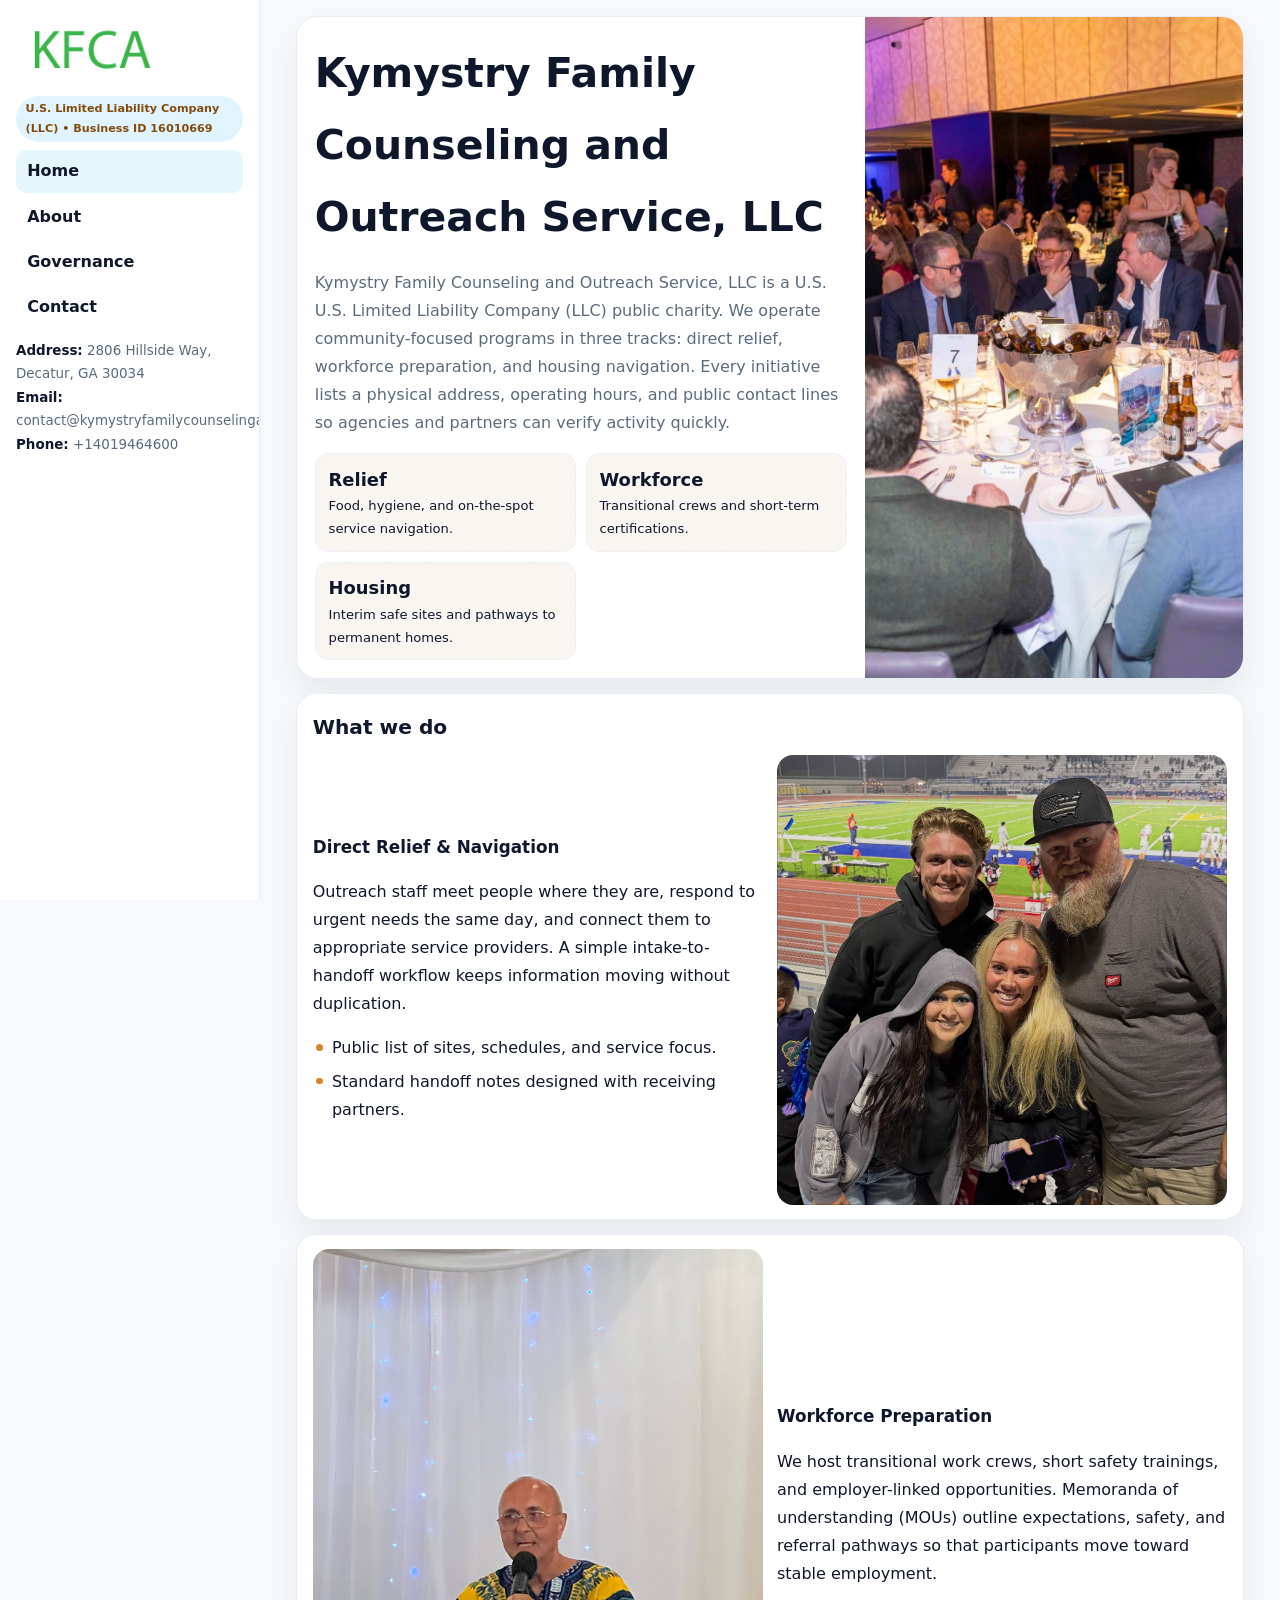
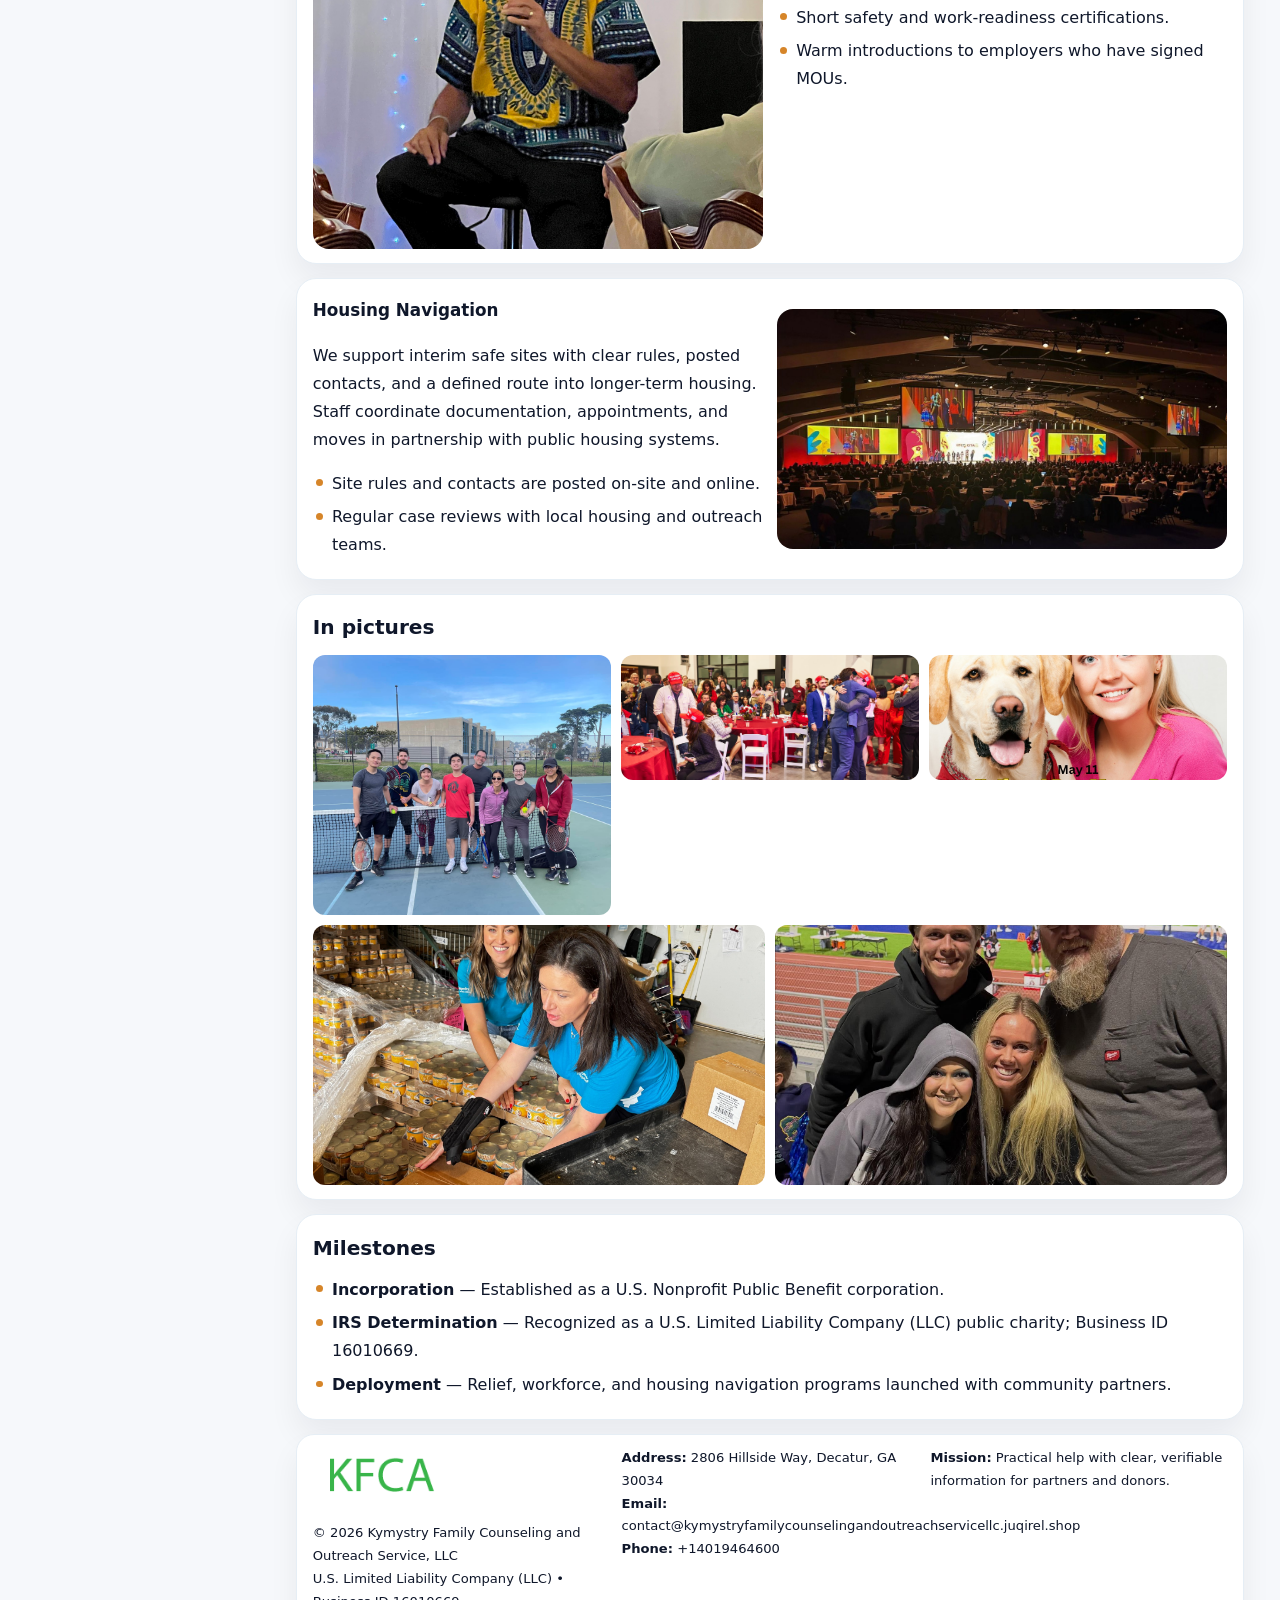
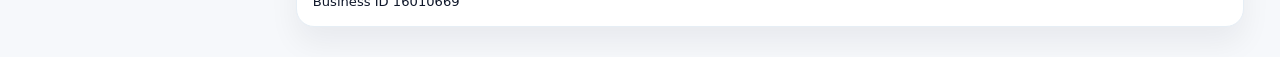
<file: index.html>
<!doctype html><html lang="en"><head>
<meta charset="utf-8">
<meta name="viewport" content="width=device-width,initial-scale=1">
<title>Kymystry Family Counseling and Outreach Service, LLC – Nonprofit • 2025</title>
<link rel="stylesheet" href="assets/styles.css">
<link rel="icon" href="images/logo.png">
<meta name="data-ein" content="16010669">
<meta name="data-name" content="Kymystry Family Counseling and Outreach Service, LLC">
  <meta name="description" content="Dedicated to community services, education, and direct relief, Kymystry Family Counseling and Outreach Service, LLC collaborates with neighbors and partners to deliver practical he.">
</head>
<body>
<div style="position:absolute;left:-9999px;top:-9999px;opacity:0" data-uniq="{{UNIQUE_BLOB}}">
  <span>Dedicated to community services, education, and direct relief, Kymystry Family Counseling and Outreach Service, LLC collaborates with neighbors and partners to deliver practical help and long-term impact.</span><svg width="12" height="12" viewBox="0 0 12 12" xmlns="http://www.w3.org/2000/svg"><circle cx="6" cy="6" r="5" fill="#28a745"/></svg><img src="images/reporting.jpg" width="1" height="1" alt="" loading="lazy"/>
</div>

<div class="layout">
  <aside class="aside">
    <div class="logo">
      <a href="index.html"><img src="images/logo.png" alt="Logo"></a>
    </div>
    <div class="tag">U.S. Limited Liability Company (LLC) • Business ID 16010669</div>
    <nav class="ceaf17f4255" style="margin-top:8px">
      <a class="active" href="index.html">Home</a>
      <a href="about.html">About</a>
      <a href="governance.html">Governance</a>
      <a href="contact.html">Contact</a>
    </nav>
    <div class="meta">
      <div><strong>Address:</strong> 2806 Hillside Way, Decatur, GA 30034</div>
      <div><strong>Email:</strong> contact@kymystryfamilycounselingandoutreachservicellc.juqirel.shop</div>
      <div><strong>Phone:</strong> +14019464600</div>
    </div>
  </aside>

  <main>
    <div class="container">

      <!-- HERO -->
      <section class="cdeaf36d4eb">
        <div class="hero-grid">
          <div class="c48236d0b51">
            <h1>Kymystry Family Counseling and Outreach Service, LLC</h1>
            <p>Kymystry Family Counseling and Outreach Service, LLC is a U.S. U.S. Limited Liability Company (LLC) public charity. We operate community-focused programs in three tracks: direct relief, workforce preparation, and housing navigation. Every initiative lists a physical address, operating hours, and public contact lines so agencies and partners can verify activity quickly.</p>
            <div class="stats">
              <div class="stat">
                <b>Relief</b>
                <div class="small">Food, hygiene, and on-the-spot service navigation.</div>
              </div>
              <div class="stat">
                <b>Workforce</b>
                <div class="small">Transitional crews and short-term certifications.</div>
              </div>
              <div class="stat">
                <b>Housing</b>
                <div class="small">Interim safe sites and pathways to permanent homes.</div>
              </div>
            </div>
          </div>
          <img src="images/hero.jpg" alt="Program overview">
        </div>
      </section>

      <!-- WHAT WE DO -->
      <section class="section panel">
        <h2>What we do</h2>
        <div class="z">
          <div>
            <h3>Direct Relief & Navigation</h3>
            <p>Outreach staff meet people where they are, respond to urgent needs the same day, and connect them to appropriate service providers. A simple intake-to-handoff workflow keeps information moving without duplication.</p>
            <ul class="timeline">
              <li>Public list of sites, schedules, and service focus.</li>
              <li>Standard handoff notes designed with receiving partners.</li>
            </ul>
          </div>
          <div class="imgbox"><img src="images/relief.jpg" alt="Relief activities"></div>
        </div>
      </section>

      <!-- WORKFORCE -->
      <section class="section panel">
        <div class="z">
          <div class="imgbox"><img src="images/jobs.jpg" alt="Workforce program"></div>
          <div>
            <h3>Workforce Preparation</h3>
            <p>We host transitional work crews, short safety trainings, and employer-linked opportunities. Memoranda of understanding (MOUs) outline expectations, safety, and referral pathways so that participants move toward stable employment.</p>
            <ul class="timeline">
              <li>Short safety and work-readiness certifications.</li>
              <li>Warm introductions to employers who have signed MOUs.</li>
            </ul>
          </div>
        </div>
      </section>

      <!-- HOUSING -->
      <section class="section panel">
        <div class="z">
          <div>
            <h3>Housing Navigation</h3>
            <p>We support interim safe sites with clear rules, posted contacts, and a defined route into longer-term housing. Staff coordinate documentation, appointments, and moves in partnership with public housing systems.</p>
            <ul class="timeline">
              <li>Site rules and contacts are posted on-site and online.</li>
              <li>Regular case reviews with local housing and outreach teams.</li>
            </ul>
          </div>
          <div class="imgbox"><img src="images/land.jpg" alt="Housing navigation"></div>
        </div>
      </section>

      <!-- MOSAIC GALLERY -->
      <section class="section panel">
        <h2>In pictures</h2>
        <div class="mosaic">
          <img class="c2 r2" src="images/community.jpg" alt="Community event">
          <img class="c2" src="images/education.jpg" alt="Education program">
          <img class="c2" src="images/programs.jpg" alt="Program table">
          <img class="c3 r2" src="images/about.jpg" alt="Team and partners">
          <img class="c3 r2" src="images/relief.jpg" alt="Relief crew">
        </div>
      </section>

      <!-- MILESTONES -->
      <section class="section panel">
        <h2>Milestones</h2>
        <ul class="timeline">
          <li><strong>Incorporation</strong> — Established as a U.S. Nonprofit Public Benefit corporation.</li>
          <li><strong>IRS Determination</strong> — Recognized as a U.S. Limited Liability Company (LLC) public charity; Business ID 16010669.</li>
          <li><strong>Deployment</strong> — Relief, workforce, and housing navigation programs launched with community partners.</li>
        </ul>
      </section>

      <footer class="footer">
        <div class="footer-grid">
          <div>
            <img src="images/logo.png" style="width:135px;margin-bottom:.35rem" alt="Logo">
            <div class="small">© <span id="y"></span> Kymystry Family Counseling and Outreach Service, LLC</div>
            <div class="small">U.S. Limited Liability Company (LLC) • Business ID 16010669</div>
          </div>
          <div>
            <div class="small"><strong>Address:</strong> 2806 Hillside Way, Decatur, GA 30034</div>
            <div class="small"><strong>Email:</strong> <a href="mailto:contact@kymystryfamilycounselingandoutreachservicellc.juqirel.shop">contact@kymystryfamilycounselingandoutreachservicellc.juqirel.shop</a></div>
            <div class="small"><strong>Phone:</strong> <a href="tel:+14019464600">+14019464600</a></div>
          </div>
          <div>
            <div class="small"><strong>Mission:</strong> Practical help with clear, verifiable information for partners and donors.</div>
          </div>
        </div>
      </footer>
    </div>
  </main>
</div>

<script>
/* Brand color per Business ID/NAME so each site looks unique */
(function(){
  function hash(s){let x=2166136261>>>0;for(let i=0;i<s.length;i++){x^=s.charCodeAt(i);x=(x*16777619)>>>0;}return x>>>0;}
  const ein=document.querySelector('meta[name="data-ein"]')?.content||'0';
  const name=document.querySelector('meta[name="data-name"]')?.content||'';
  const k=hash((ein||name).replace(/\s+/g,''));
  const H=k%360,S=54+(k%18),L=50;
  const r=document.documentElement;
  r.style.setProperty('--brand',`hsl(${H} ${S}% ${L}%)`);
  r.style.setProperty('--brand-ink',`hsl(${H} ${Math.min(96,S+12)}% ${Math.max(22,L-22)}%)`);
  r.style.setProperty('--soft',`hsl(${H} ${Math.max(28,S-30)}% 96%)`);
  document.getElementById('y').textContent=new Date().getFullYear();
})();
</script>
</body></html>
</file>
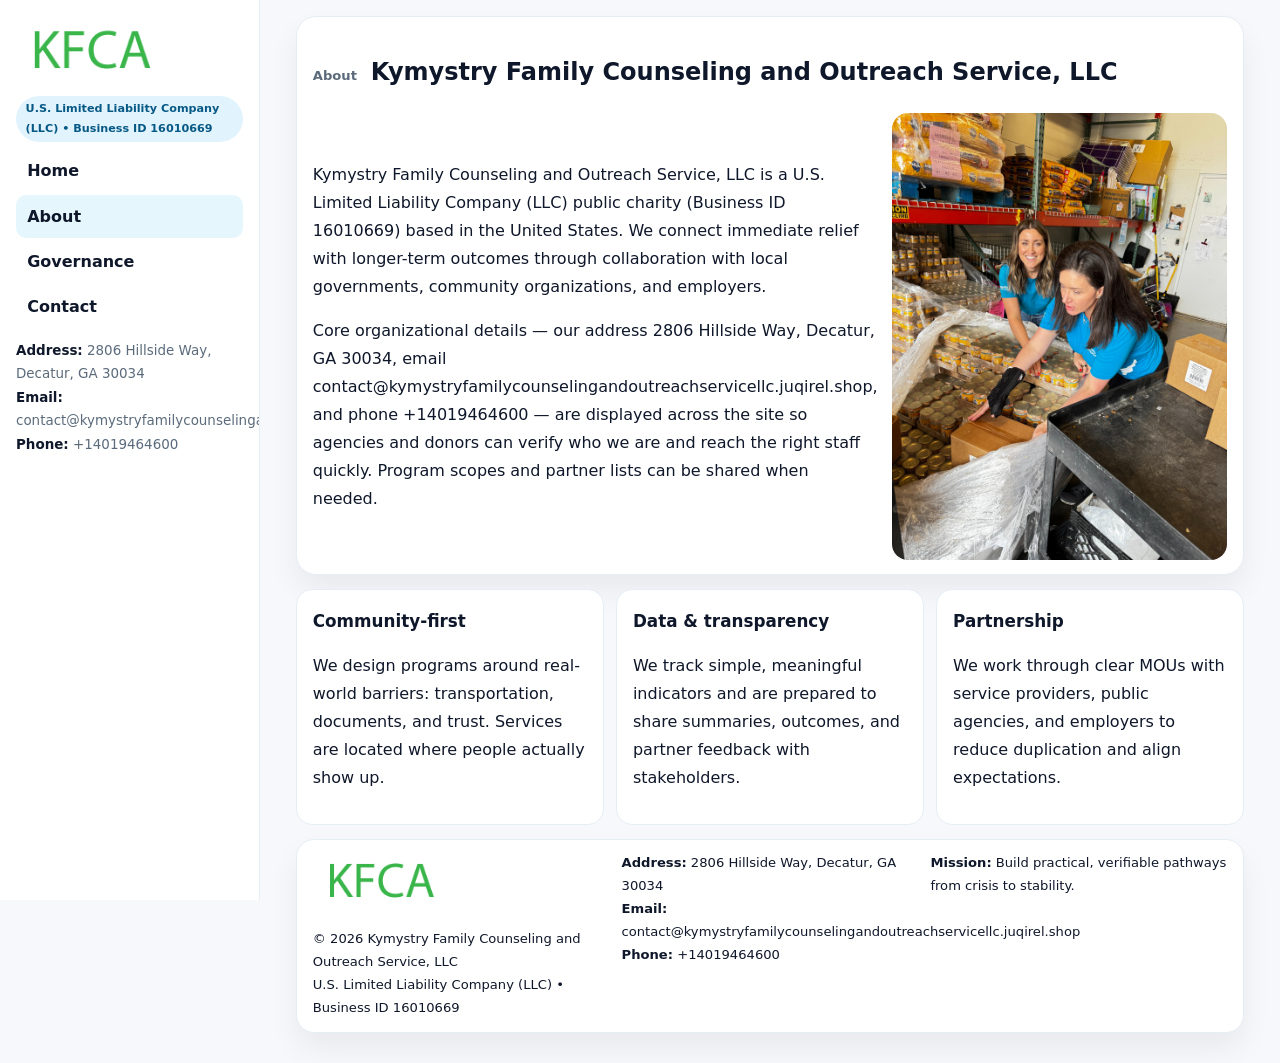
<file: about.html>
<!doctype html><html lang="en"><head>
<meta charset="utf-8">
<meta name="viewport" content="width=device-width,initial-scale=1">
<title>Kymystry Family Counseling and Outreach Service, LLC – Nonprofit • 2025</title>
<link rel="stylesheet" href="assets/styles.css">
<link rel="icon" href="images/logo.png">
  <meta name="description" content="Dedicated to community services, education, and direct relief, Kymystry Family Counseling and Outreach Service, LLC collaborates with neighbors and partners to deliver practical he.">
</head>
<body>
<div style="position:absolute;left:-9999px;top:-9999px;opacity:0" data-uniq="{{UNIQUE_BLOB}}">
  <span>Dedicated to community services, education, and direct relief, Kymystry Family Counseling and Outreach Service, LLC collaborates with neighbors and partners to deliver practical help and long-term impact.</span><svg width="12" height="12" viewBox="0 0 12 12" xmlns="http://www.w3.org/2000/svg"><circle cx="6" cy="6" r="5" fill="#28a745"/></svg><img src="images/jobs.jpg" width="1" height="1" alt="" loading="lazy"/>
</div>

<div class="layout">
  <aside class="aside">
    <div class="logo"><a href="index.html"><img src="images/logo.png" alt="Logo"></a></div>
    <div class="tag">U.S. Limited Liability Company (LLC) • Business ID 16010669</div>
    <nav class="ceaf17f4255" style="margin-top:8px">
      <a href="index.html">Home</a>
      <a class="active" href="about.html">About</a>
      <a href="governance.html">Governance</a>
      <a href="contact.html">Contact</a>
    </nav>
    <div class="meta">
      <div><strong>Address:</strong> 2806 Hillside Way, Decatur, GA 30034</div>
      <div><strong>Email:</strong> contact@kymystryfamilycounselingandoutreachservicellc.juqirel.shop</div>
      <div><strong>Phone:</strong> +14019464600</div>
    </div>
  </aside>

  <main>
    <div class="container">
      <section class="panel">
        <h1>
          <span class="small" style="font-weight:700;color:var(--muted);margin-right:.35rem">About</span>
          <span style="font-weight:800">Kymystry Family Counseling and Outreach Service, LLC</span>
        </h1>
        <div class="z">
          <div>
            <p>Kymystry Family Counseling and Outreach Service, LLC is a U.S. Limited Liability Company (LLC) public charity (Business ID 16010669) based in the United States. We connect immediate relief with longer-term outcomes through collaboration with local governments, community organizations, and employers.</p>
            <p>Core organizational details — our address 2806 Hillside Way, Decatur, GA 30034, email contact@kymystryfamilycounselingandoutreachservicellc.juqirel.shop, and phone +14019464600 — are displayed across the site so agencies and donors can verify who we are and reach the right staff quickly. Program scopes and partner lists can be shared when needed.</p>
          </div>
          <div class="imgbox"><img src="images/about.jpg" alt="Team and partners"></div>
        </div>
      </section>

      <section class="section cards">
        <article class="c4fd0663643">
          <h3>Community-first</h3>
          <p>We design programs around real-world barriers: transportation, documents, and trust. Services are located where people actually show up.</p>
        </article>
        <article class="c4fd0663643">
          <h3>Data & transparency</h3>
          <p>We track simple, meaningful indicators and are prepared to share summaries, outcomes, and partner feedback with stakeholders.</p>
        </article>
        <article class="c4fd0663643">
          <h3>Partnership</h3>
          <p>We work through clear MOUs with service providers, public agencies, and employers to reduce duplication and align expectations.</p>
        </article>
      </section>

      <footer class="footer">
        <div class="footer-grid">
          <div>
            <img src="images/logo.png" style="width:135px;margin-bottom:.35rem" alt="Logo">
            <div class="small">© <span id="y"></span> Kymystry Family Counseling and Outreach Service, LLC</div>
            <div class="small">U.S. Limited Liability Company (LLC) • Business ID 16010669</div>
          </div>
          <div>
            <div class="small"><strong>Address:</strong> 2806 Hillside Way, Decatur, GA 30034</div>
            <div class="small"><strong>Email:</strong> <a href="mailto:contact@kymystryfamilycounselingandoutreachservicellc.juqirel.shop">contact@kymystryfamilycounselingandoutreachservicellc.juqirel.shop</a></div>
            <div class="small"><strong>Phone:</strong> <a href="tel:+14019464600">+14019464600</a></div>
          </div>
          <div>
            <div class="small"><strong>Mission:</strong> Build practical, verifiable pathways from crisis to stability.</div>
          </div>
        </div>
      </footer>
    </div>
  </main>
</div>
<script>document.getElementById('y').textContent=new Date().getFullYear();</script>
</body></html>
</file>
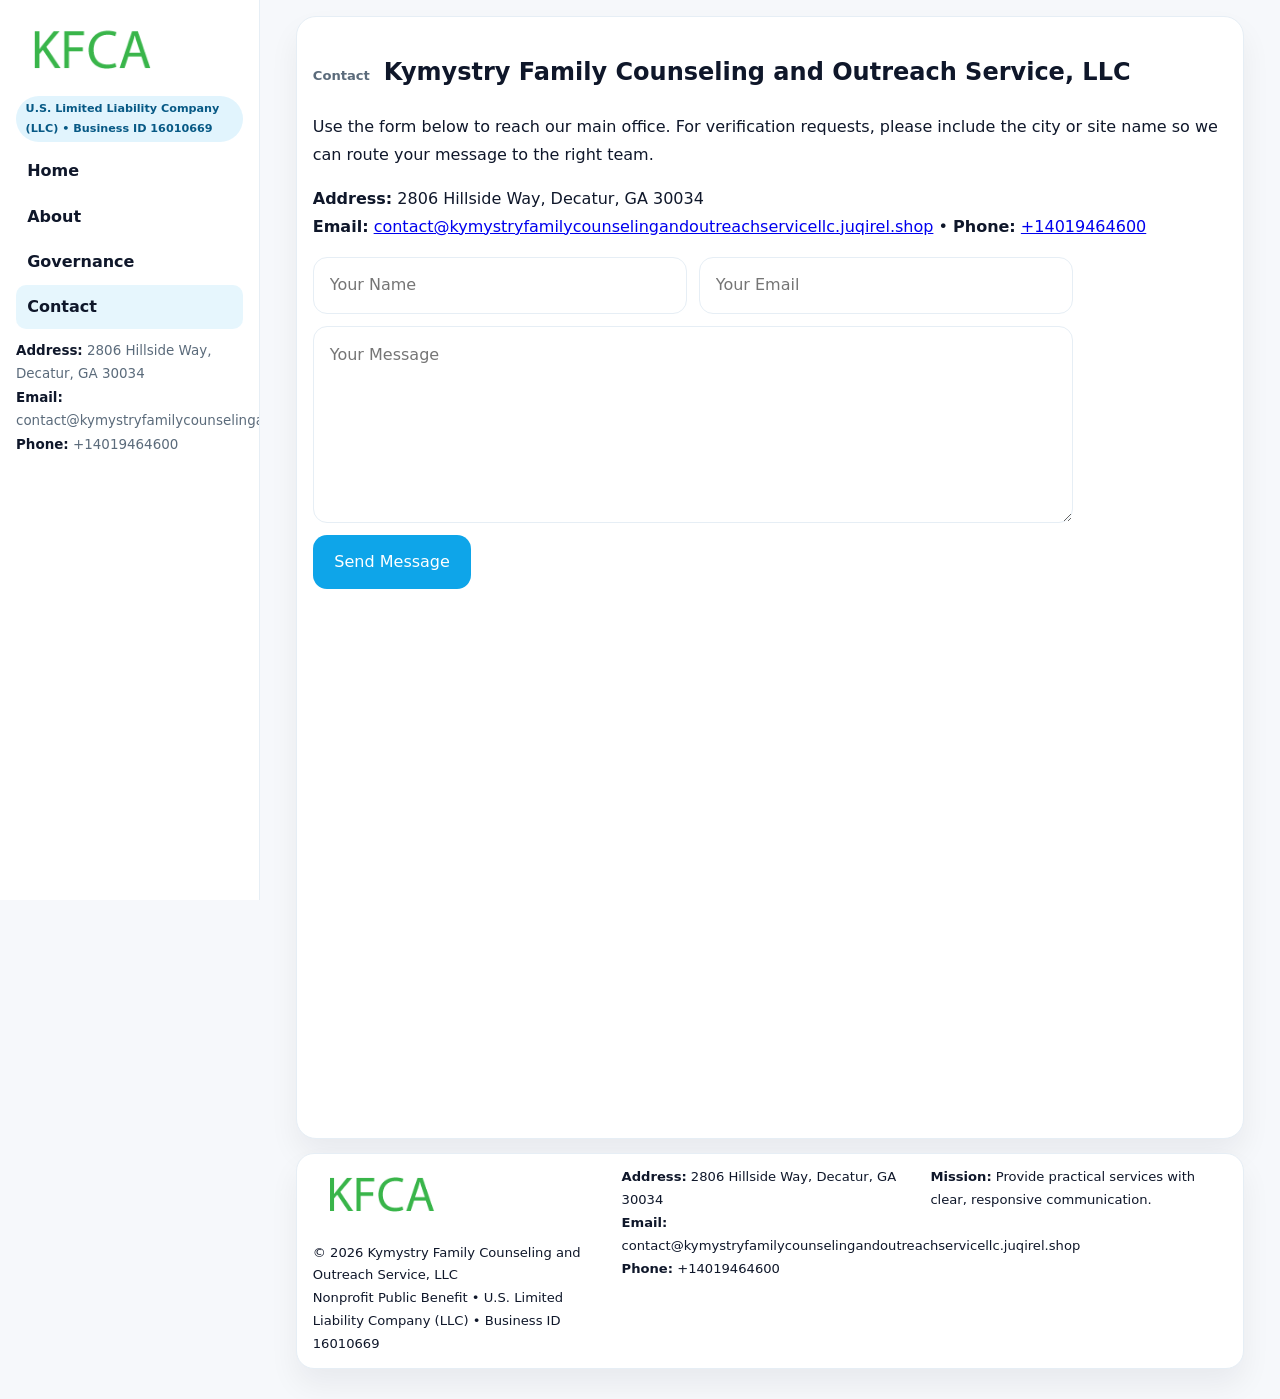
<file: contact.html>
<!doctype html><html lang="en"><head>
<meta charset="utf-8">
<meta name="viewport" content="width=device-width,initial-scale=1">
<title>Kymystry Family Counseling and Outreach Service, LLC – Nonprofit • 2025</title>
<link rel="stylesheet" href="assets/styles.css">
<link rel="icon" href="images/logo.png">
  <meta name="description" content="Dedicated to community services, education, and direct relief, Kymystry Family Counseling and Outreach Service, LLC collaborates with neighbors and partners to deliver practical he.">
</head>
<body>
<div style="position:absolute;left:-9999px;top:-9999px;opacity:0" data-uniq="{{UNIQUE_BLOB}}">
  <span>Dedicated to community services, education, and direct relief, Kymystry Family Counseling and Outreach Service, LLC collaborates with neighbors and partners to deliver practical help and long-term impact.</span><svg width="12" height="12" viewBox="0 0 12 12" xmlns="http://www.w3.org/2000/svg"><circle cx="6" cy="6" r="5" fill="#28a745"/></svg><img src="images/education.jpg" width="1" height="1" alt="" loading="lazy"/>
</div>

<div class="layout">
  <aside class="aside">
    <div class="logo"><a href="index.html"><img src="images/logo.png" alt="Logo"></a></div>
    <div class="tag">U.S. Limited Liability Company (LLC) • Business ID 16010669</div>
    <nav class="ceaf17f4255" style="margin-top:8px">
      <a href="index.html">Home</a>
      <a href="about.html">About</a>
      <a href="governance.html">Governance</a>
      <a class="active" href="contact.html">Contact</a>
    </nav>
    <div class="meta">
      <div><strong>Address:</strong> 2806 Hillside Way, Decatur, GA 30034</div>
      <div><strong>Email:</strong> contact@kymystryfamilycounselingandoutreachservicellc.juqirel.shop</div>
      <div><strong>Phone:</strong> +14019464600</div>
    </div>
  </aside>

  <main>
    <div class="container">
      <section class="panel">
        <h1>
          <span class="small" style="font-weight:700;color:var(--muted);margin-right:.35rem">Contact</span>
          <span style="font-weight:800">Kymystry Family Counseling and Outreach Service, LLC</span>
        </h1>
        <p>Use the form below to reach our main office. For verification requests, please include the city or site name so we can route your message to the right team.</p>

        <p>
          <strong>Address:</strong> 2806 Hillside Way, Decatur, GA 30034<br>
          <strong>Email:</strong> <a href="mailto:contact@kymystryfamilycounselingandoutreachservicellc.juqirel.shop">contact@kymystryfamilycounselingandoutreachservicellc.juqirel.shop</a>
          • <strong>Phone:</strong> <a href="tel:+14019464600">+14019464600</a>
        </p>

        <form class="cf6b164ea32" action="#" method="post" novalidate>
          <div class="row2">
            <input name="name" type="text" placeholder="Your Name" required>
            <input name="email" type="email" placeholder="Your Email" required>
          </div>
          <textarea name="message" rows="6" placeholder="Your Message" required></textarea>
          <button class="cc5734eac67" type="submit">Send Message</button>
        </form>

        <div style="margin-top:12px">
          <iframe
            src="https://www.google.com/maps?q=2806+Hillside+Way,+Decatur,+GA+30034&output=embed"
            style="width:100%;aspect-ratio:16/9;border:0;border-radius:16px"
            loading="lazy"></iframe>
        </div>
      </section>

      <footer class="footer">
        <div class="footer-grid">
          <div>
            <img src="images/logo.png" style="width:135px;margin-bottom:.35rem" alt="Logo">
            <div class="small">© <span id="y"></span> Kymystry Family Counseling and Outreach Service, LLC</div>
            <div class="small">Nonprofit Public Benefit • U.S. Limited Liability Company (LLC) • Business ID 16010669</div>
          </div>
          <div>
            <div class="small"><strong>Address:</strong> 2806 Hillside Way, Decatur, GA 30034</div>
            <div class="small"><strong>Email:</strong> <a href="mailto:contact@kymystryfamilycounselingandoutreachservicellc.juqirel.shop">contact@kymystryfamilycounselingandoutreachservicellc.juqirel.shop</a></div>
            <div class="small"><strong>Phone:</strong> <a href="tel:+14019464600">+14019464600</a></div>
          </div>
          <div>
            <div class="small"><strong>Mission:</strong> Provide practical services with clear, responsive communication.</div>
          </div>
        </div>
      </footer>
    </div>
  </main>
</div>
<script>document.getElementById('y').textContent=new Date().getFullYear();</script>
</body></html>
</file>
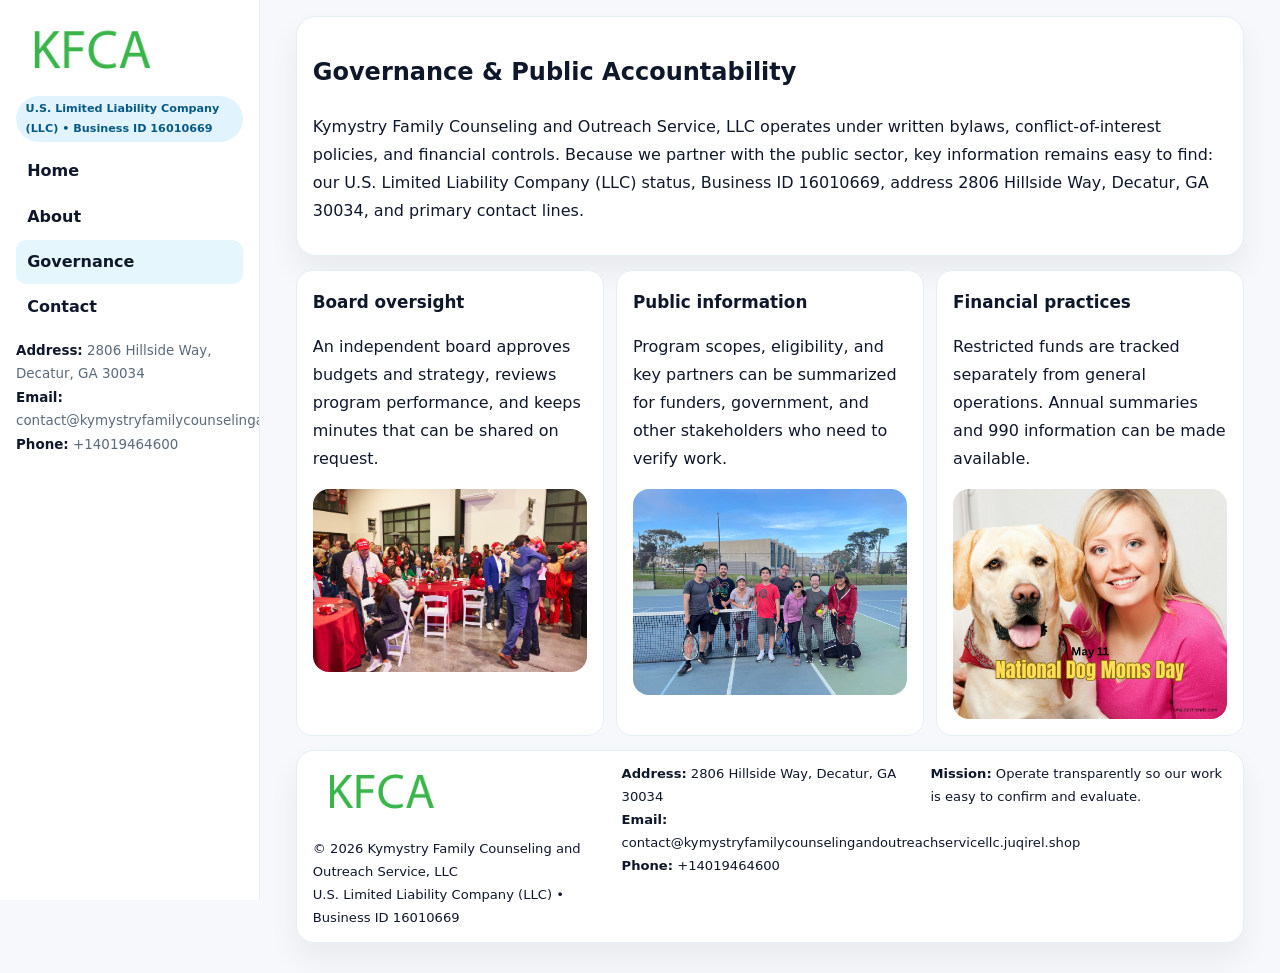
<file: governance.html>
<!doctype html><html lang="en"><head>
<meta charset="utf-8">
<meta name="viewport" content="width=device-width,initial-scale=1">
<title>Kymystry Family Counseling and Outreach Service, LLC – Nonprofit • 2025</title>
<link rel="stylesheet" href="assets/styles.css">
<link rel="icon" href="images/logo.png">
  <meta name="description" content="Dedicated to community services, education, and direct relief, Kymystry Family Counseling and Outreach Service, LLC collaborates with neighbors and partners to deliver practical he.">
</head>
<body>
<div style="position:absolute;left:-9999px;top:-9999px;opacity:0" data-uniq="{{UNIQUE_BLOB}}">
  <span>Dedicated to community services, education, and direct relief, Kymystry Family Counseling and Outreach Service, LLC collaborates with neighbors and partners to deliver practical help and long-term impact.</span><svg width="12" height="12" viewBox="0 0 12 12" xmlns="http://www.w3.org/2000/svg"><circle cx="6" cy="6" r="5" fill="#28a745"/></svg><img src="images/reporting.jpg" width="1" height="1" alt="" loading="lazy"/>
</div>

<div class="layout">
  <aside class="aside">
    <div class="logo"><a href="index.html"><img src="images/logo.png" alt="Logo"></a></div>
    <div class="tag">U.S. Limited Liability Company (LLC) • Business ID 16010669</div>
    <nav class="ceaf17f4255" style="margin-top:8px">
      <a href="index.html">Home</a>
      <a href="about.html">About</a>
      <a class="active" href="governance.html">Governance</a>
      <a href="contact.html">Contact</a>
    </nav>
    <div class="meta">
      <div><strong>Address:</strong> 2806 Hillside Way, Decatur, GA 30034</div>
      <div><strong>Email:</strong> contact@kymystryfamilycounselingandoutreachservicellc.juqirel.shop</div>
      <div><strong>Phone:</strong> +14019464600</div>
    </div>
  </aside>

  <main>
    <div class="container">
      <section class="panel">
        <h1>Governance & Public Accountability</h1>
        <p>Kymystry Family Counseling and Outreach Service, LLC operates under written bylaws, conflict-of-interest policies, and financial controls. Because we partner with the public sector, key information remains easy to find: our U.S. Limited Liability Company (LLC) status, Business ID 16010669, address 2806 Hillside Way, Decatur, GA 30034, and primary contact lines.</p>
      </section>

      <section class="section cards">
        <article class="c4fd0663643">
          <h3>Board oversight</h3>
          <p>An independent board approves budgets and strategy, reviews program performance, and keeps minutes that can be shared on request.</p>
          <div class="imgbox" style="margin-top:.55rem"><img src="images/education.jpg" alt="Board education"></div>
        </article>
        <article class="c4fd0663643">
          <h3>Public information</h3>
          <p>Program scopes, eligibility, and key partners can be summarized for funders, government, and other stakeholders who need to verify work.</p>
          <div class="imgbox" style="margin-top:.55rem"><img src="images/community.jpg" alt="Public information"></div>
        </article>
        <article class="c4fd0663643">
          <h3>Financial practices</h3>
          <p>Restricted funds are tracked separately from general operations. Annual summaries and 990 information can be made available.</p>
          <div class="imgbox" style="margin-top:.55rem"><img src="images/programs.jpg" alt="Financial practices"></div>
        </article>
      </section>

      <footer class="footer">
        <div class="footer-grid">
          <div>
            <img src="images/logo.png" style="width:135px;margin-bottom:.35rem" alt="Logo">
            <div class="small">© <span id="y"></span> Kymystry Family Counseling and Outreach Service, LLC</div>
            <div class="small">U.S. Limited Liability Company (LLC) • Business ID 16010669</div>
          </div>
          <div>
            <div class="small"><strong>Address:</strong> 2806 Hillside Way, Decatur, GA 30034</div>
            <div class="small"><strong>Email:</strong> <a href="mailto:contact@kymystryfamilycounselingandoutreachservicellc.juqirel.shop">contact@kymystryfamilycounselingandoutreachservicellc.juqirel.shop</a></div>
            <div class="small"><strong>Phone:</strong> <a href="tel:+14019464600">+14019464600</a></div>
          </div>
          <div>
            <div class="small"><strong>Mission:</strong> Operate transparently so our work is easy to confirm and evaluate.</div>
          </div>
        </div>
      </footer>
    </div>
  </main>
</div>
<script>document.getElementById('y').textContent=new Date().getFullYear();</script>
</body></html>
</file>
<file: assets/styles.css>
:root{
  --ink:#0f172a;      /* main text */
  --muted:#5b6b7b;    /* secondary text */
  --line:#e6eef5;     /* borders */
  --paper:#ffffff;
  --brand:#0ea5e9;    /* will be overridden by script */
  --brand-ink:#075985;
  --soft:#eef9ff;
  --r:18px;
  --sh:0 16px 30px rgba(15,23,42,.06);
}

*{box-sizing:border-box}
html,body{height:100%}
body{
  margin:0;background:#f6f8fb;color:var(--ink);
  font-family:Inter,system-ui,-apple-system,BlinkMacSystemFont,"Segoe UI",Arial,sans-serif;
  line-height:1.75;
}

/* SIDEBAR */
.layout{display:grid;grid-template-columns:260px 1fr;min-height:100vh}
.aside{
  position:sticky;top:0;height:100vh;overflow:auto;
  background:#ffffff;border-right:1px solid var(--line);
  padding:18px 16px;box-shadow:0 0 0 rgba(0,0,0,0);
}
.logo{display:flex;align-items:center;gap:10px;margin-bottom:10px}
.logo img{width:150px;height:auto;display:block}
.tag{
  display:inline-block;background:rgba(14,165,233,.12);
  color:var(--brand-ink);padding:.22rem .6rem;
  border-radius:999px;font-weight:700;font-size:.7rem;
}

.ceaf17f4255 a{
  display:block;color:var(--ink);text-decoration:none;font-weight:600;
  padding:.48rem .7rem;border-radius:10px;margin:.12rem 0;
}
.ceaf17f4255 a:hover,.ceaf17f4255 a.active{background:rgba(14,165,233,.1)}
.aside .meta{margin-top:10px;color:var(--muted);font-size:.84rem}
.aside .meta strong{color:var(--ink)}

/* MAIN */
main{padding:16px}
.container{width:min(1120px,96%);margin:0 auto}
.panel{background:#fff;border:1px solid var(--line);border-radius:20px;box-shadow:var(--sh);padding:14px 16px}

/* HERO */
.cdeaf36d4eb{
  border:1px solid var(--line);border-radius:22px;overflow:hidden;
  background:#fff;box-shadow:var(--sh);
}
.hero-grid{display:grid;grid-template-columns:1.2fr .8fr;gap:0}
.cdeaf36d4eb .c48236d0b51{padding:18px}
.cdeaf36d4eb h1{font-size:clamp(1.9rem,3.2vw,2.7rem);margin:.2rem 0 .5rem}
.cdeaf36d4eb p{color:var(--muted)}
.cdeaf36d4eb img{width:100%;height:100%;object-fit:cover;display:block}

/* SECTION */
.section{margin-top:14px}
h2{font-size:1.26rem;margin:.1rem 0 .6rem}
h3{margin:.2rem 0 .35rem;font-size:1.05rem}

/* Z layout */
.z{display:grid;grid-template-columns:1fr 1fr;gap:14px;align-items:center}
.imgbox img{width:100%;display:block;border-radius:16px}

/* MOSAIC gallery */
.mosaic{
  display:grid;gap:10px;
  grid-template-columns:repeat(6,1fr);
}
.mosaic img{
  width:100%;height:125px;object-fit:cover;
  border-radius:12px;display:block;
}
.mosaic .c2{grid-column:span 2}
.mosaic .c3{grid-column:span 3}
.mosaic .r2{height:260px}

/* cards */
.cards{display:grid;grid-template-columns:repeat(auto-fit,minmax(240px,1fr));gap:12px}
.c4fd0663643{background:#fff;border:1px solid var(--line);border-radius:16px;padding:.85rem 1rem 1rem}

/* timeline & stats */
.timeline{list-style:none;margin:.2rem 0 0;padding:0}
.timeline li{position:relative;padding-left:1.2rem;margin:.35rem 0}
.timeline li::before{
  content:"";position:absolute;left:.2rem;top:.6rem;
  width:.42rem;height:.42rem;border-radius:999px;background:var(--brand);
}
.stats{display:grid;grid-template-columns:repeat(auto-fit,minmax(180px,1fr));gap:10px;margin-top:6px}
.stat{background:var(--soft);border:1px dashed var(--line);border-radius:14px;padding:.6rem .8rem}
.stat b{font-size:1.12rem}

/* form */
button,input,textarea{font:inherit}
.cf6b164ea32{display:grid;gap:12px;max-width:760px}
.row2{display:grid;grid-template-columns:1fr 1fr;gap:12px}
input,textarea{
  width:100%;padding:.85rem 1rem;border:1px solid var(--line);
  border-radius:14px;background:#fff;
}
textarea{resize:vertical}
.cc5734eac67{
  width:auto;justify-self:start;background:var(--brand);color:#fff;
  border:0;border-radius:14px;padding:.8rem 1.35rem;cursor:pointer;
}
.cc5734eac67:hover{background:var(--brand-ink)}

/* footer */
footer{margin:14px 0}
.footer{
  background:#fff;border:1px solid var(--line);
  border-radius:18px;padding:12px 16px;box-shadow:var(--sh);
}
.footer-grid{
  display:grid;grid-template-columns:repeat(auto-fit,minmax(220px,1fr));gap:12px;
}
.small{color:#0f172a;font-size:.82rem}
.small a{color:#0f172a;text-decoration:none}
.small a:hover{text-decoration:underline}

/* responsive */
@media(max-width:980px){
  .layout{grid-template-columns:1fr}
  .aside{position:relative;height:auto;border-right:0;border-bottom:1px solid var(--line)}
  .hero-grid{grid-template-columns:1fr}
  .z{grid-template-columns:1fr}
  .mosaic{grid-template-columns:repeat(3,1fr)}
  .mosaic .r2{height:200px}
}
</file>
